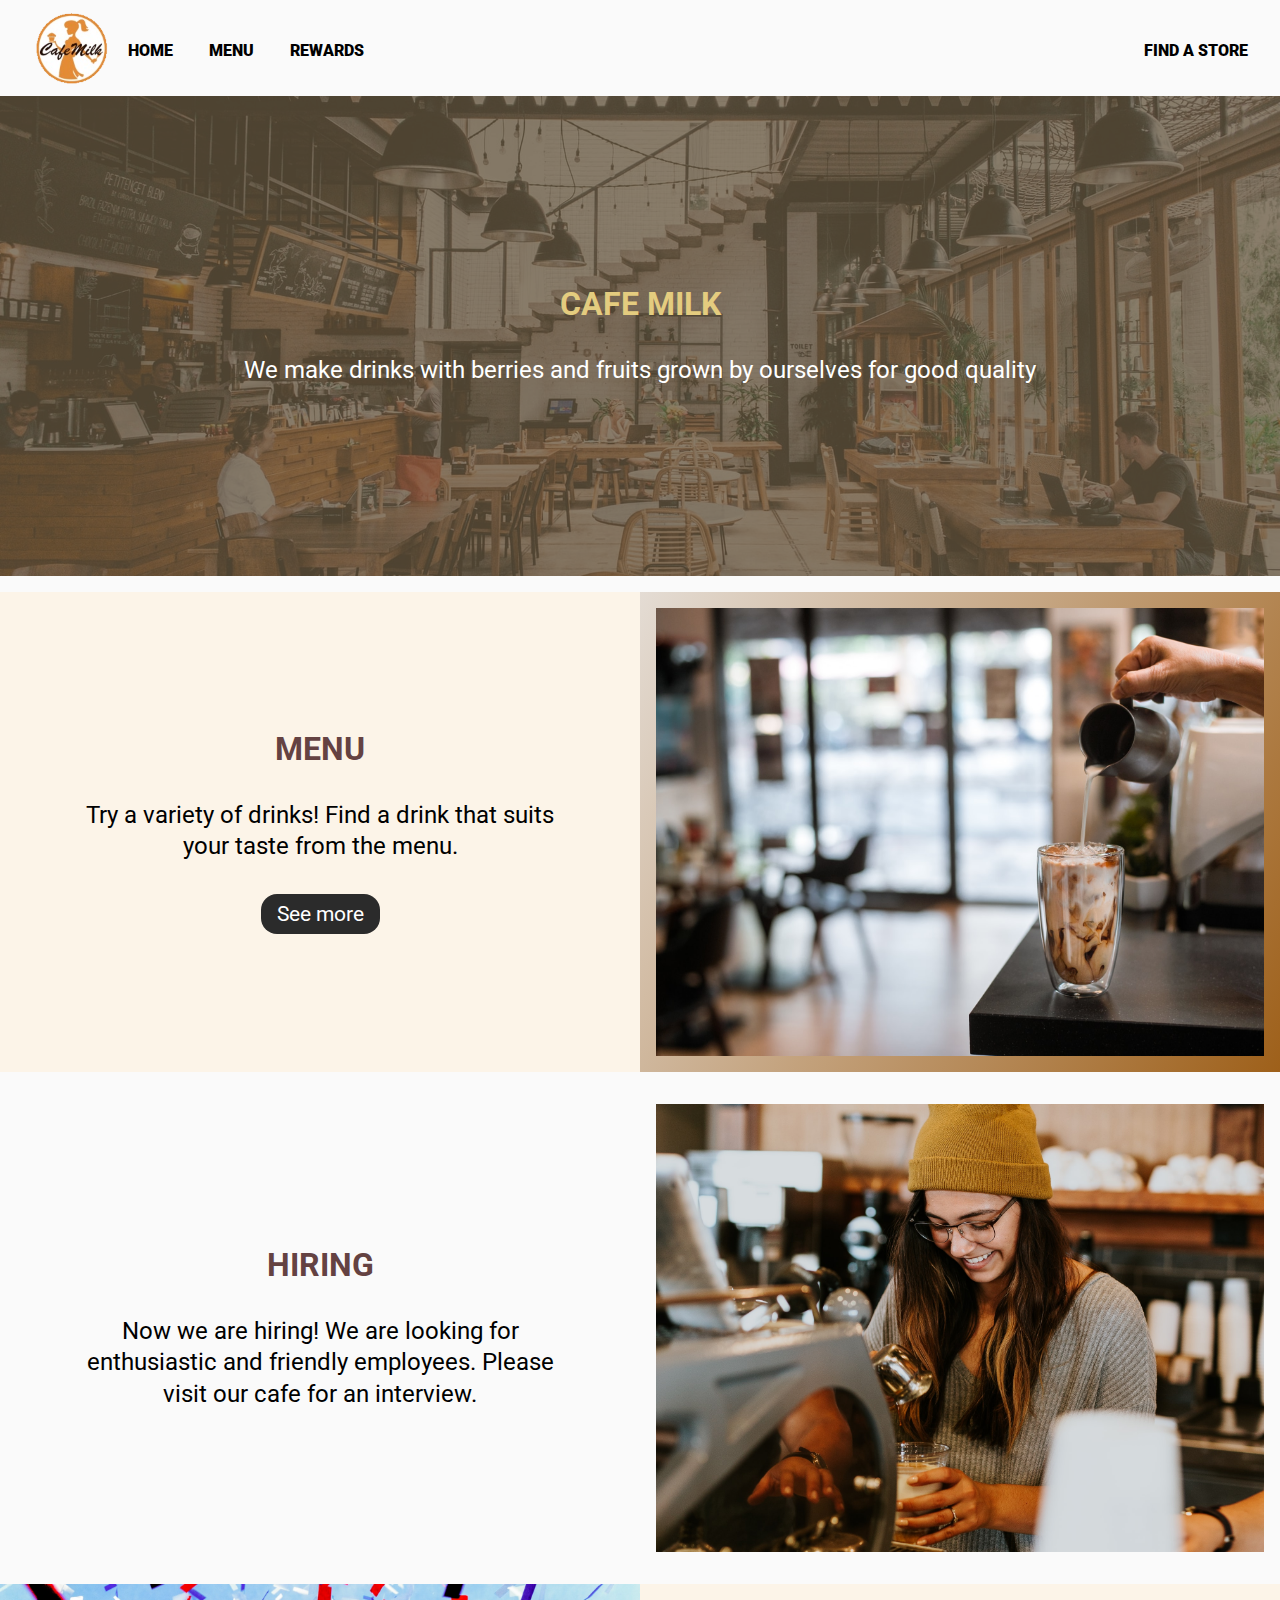
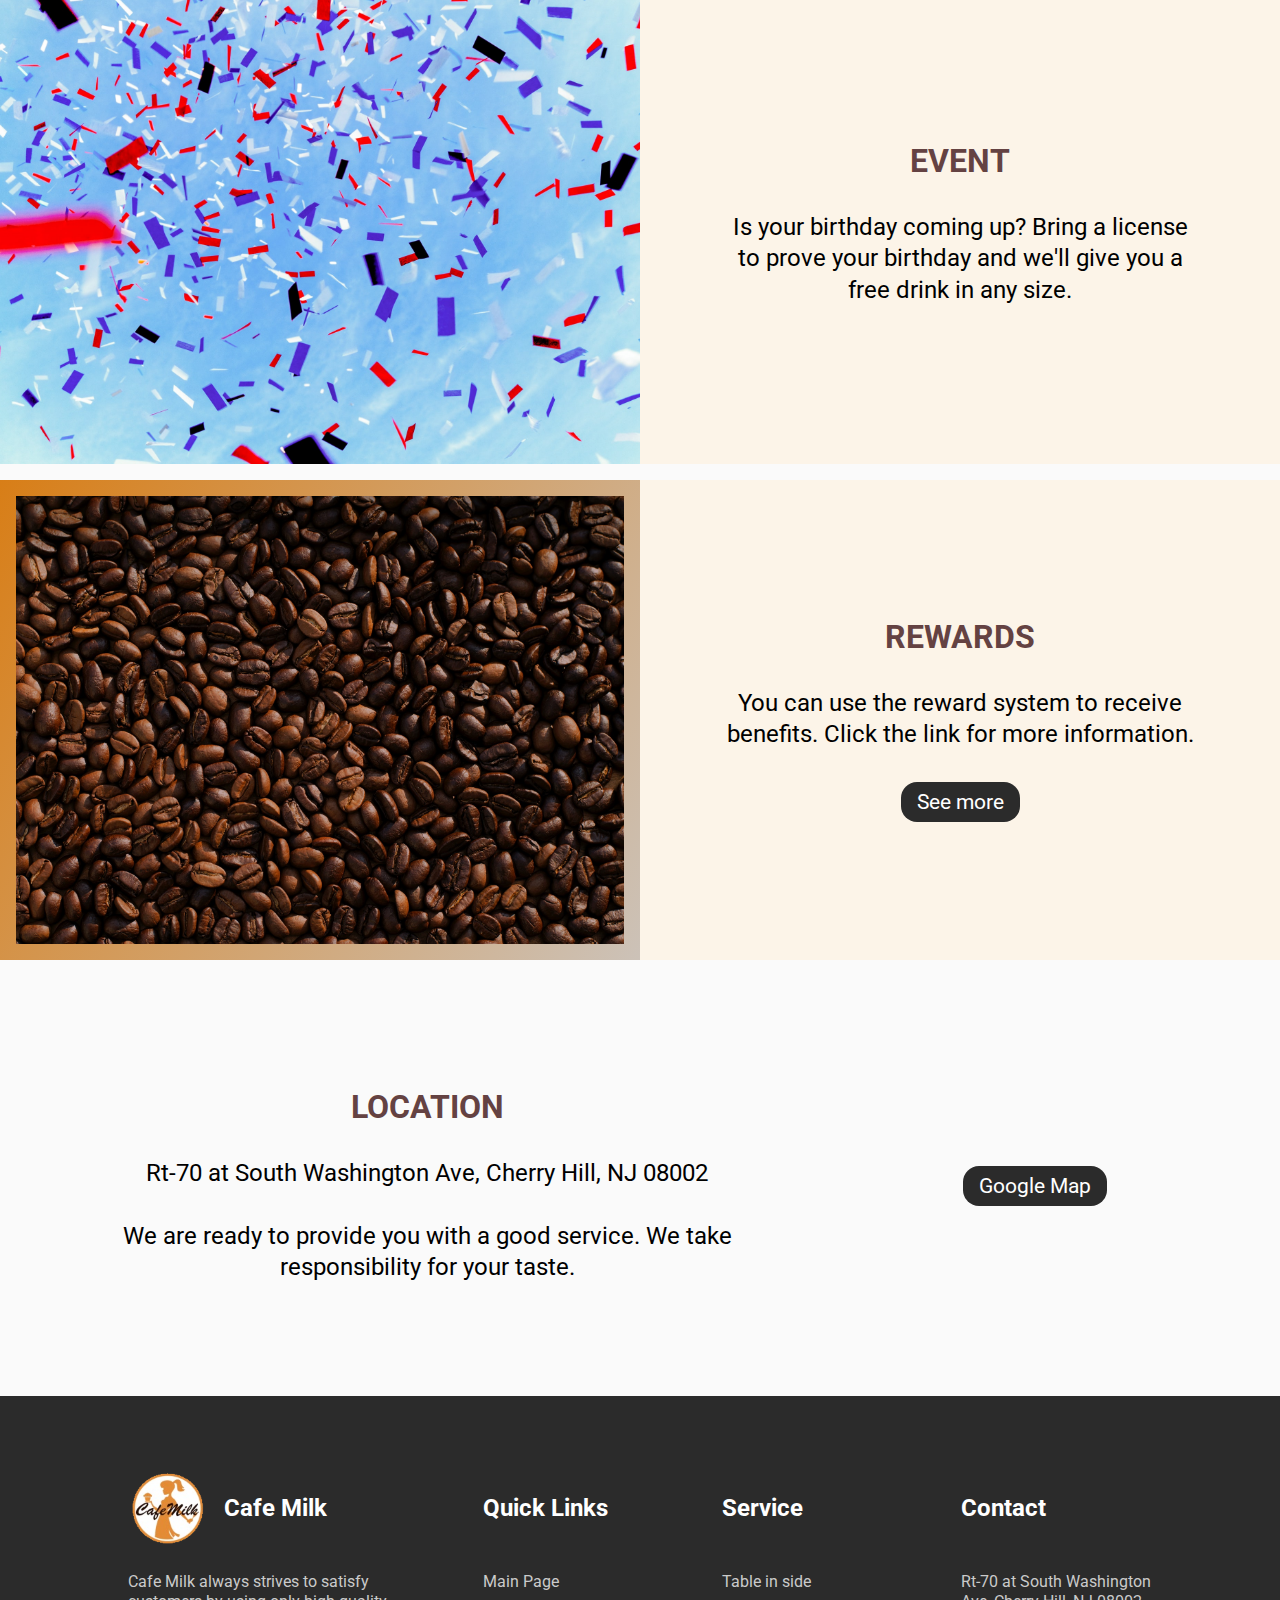
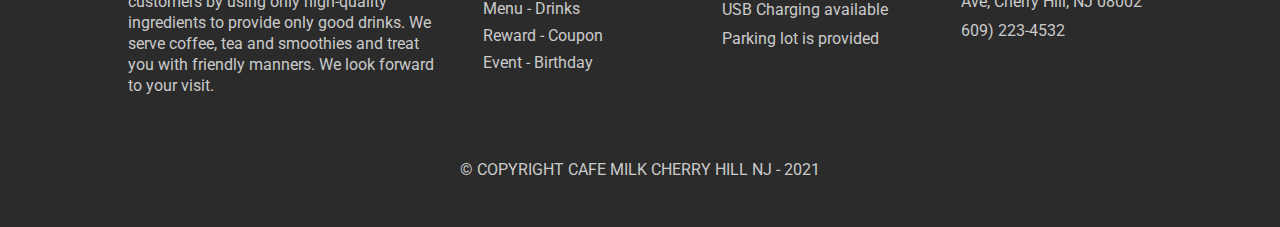
<file: index.html>
<!DOCTYPE html>
<html lang="en">

<head>
    <meta charset="UTF-8">
    <meta http-equiv="X-UA-Compatible" content="IE=edge">
    <meta name="viewport" content="width=device-width, initial-scale=1.0">
    <title>CafeMilk</title>
    <link rel="stylesheet" href="css/main.css">
</head>

<body>
    <header>
        <nav class="nav">
            <div class="content">
                <a href="index.html"><img class="logo" src="imgs/logo.png" alt=""></a>
                <div class="nav__links">
                    <ul>
                        <li><a href="#">HOME</a></li>
                        <li><a href="menu.html">MENU</a></li>
                        <li><a href="reward.html">REWARDS</a></li>
                    </ul>
                    <a href="https://goo.gl/maps/qboDSwF8auV7j1wt7">FIND A STORE</a>
                </div>
                <div class="nav__tab">
                    <div class="nav__tab-icon-box">
                        <div class="nav__tab-icon nav__tab-icon-0"></div>
                        <div class="nav__tab-icon nav__tab-icon-1"></div>
                        <div class="nav__tab-icon nav__tab-icon-2"></div>
                    </div>
                </div>
                <div class="nav__tab-open">
                    <div class="nav__tab-links">
                        <a href="#">HOME</a>
                        <a href="menu.html">MENU</a>
                        <a href="reward.html">REWARDS</a>
                    </div>
                    <a href="https://goo.gl/maps/qboDSwF8auV7j1wt7">FIND A STORE</a>
                </div>
                <span class="nav__tab-close"></span>
            </div>
        </nav>
    </header>

    <main>
        <!--------------------------- banner ------------------------->
        <section class="home__banner">
            <div class="content">
                <div class="home__image-box">
                    <div class="home__image">
                        <div class="home__text-box">
                            <h3>
                                CAFE MILK
                            </h3>
                            <p>
                                We make drinks with berries and fruits grown by ourselves for good quality
                            </p>
                        </div>
                    </div>
                </div>
            </div>
        </section>
        <!--------------------------- menu --------------------------->
        <section class="home__menu">
            <div class="content">
                <div class="home__image-box">
                    <div class="home__image"></div>
                </div>
                <div class="home__text-box">
                    <h3>
                        MENU
                    </h3>
                    <p>
                        Try a variety of drinks! Find a drink that suits your taste from the menu.
                    </p>
                    <a href="menu.html">
                        <div class="link-box">
                            See more
                        </div>
                    </a>
                </div>
            </div>
        </section>
        <!--------------------------- hireing ------------------------->
        <section class="home__hiring">
            <div class="content">
                <div class="home__image-box">
                    <div class="home__image"></div>
                </div>
                <div class="home__text-box">
                    <h3>
                        HIRING
                    </h3>
                    <p>
                        Now we are hiring! We are looking for enthusiastic and friendly employees. Please visit our cafe for an interview.
                    </p>
                </div>
            </div>
        </section>
        <!--------------------------- event --------------------------->
        <section class="home__event">
            <div class="content">
                <div class="home__image-box">
                    <div class="home__image"></div>
                </div>
                <div class="home__text-box">
                    <h3>
                        EVENT
                    </h3>
                    <p>
                        Is your birthday coming up? Bring a license to prove your birthday and we'll give you a free drink in any size.
                    </p>
                </div>
            </div>
        </section>
        <!-------------------------- reward ------------------------->
        <section class="home__reward">
            <div class="content">
                <div class="home__image-box">
                    <div class="home__image"></div>
                </div>
                <div class="home__text-box">
                    <h3>
                        REWARDS
                    </h3>
                    <p>
                        You can use the reward system to receive benefits. Click the link for more information.
                    </p>
                    <a href="reward.html">
                        <div class="link-box">
                            See more
                        </div>
                    </a>
                </div>
            </div>
        </section>
        <!------------------------- location ------------------------>
        <section class="home__location">
            <div class="content">
                <div class="home__text-box">
                    <h3>
                        LOCATION
                    </h3>
                    <p>
                        Rt-70 at South Washington Ave, Cherry Hill, NJ 08002
                    </p>
                    <p>
                        We are ready to provide you with a good service. We take responsibility for your taste.
                    </p>
                </div>
                <div>
                    <a href="https://goo.gl/maps/qboDSwF8auV7j1wt7">
                        <div class="link-box">Google Map</div>
                    </a>
                </div>
            </div>
        </section>
    </main>

    <footer class="footer">
        <div class="content">
            <section class="footer__box">
                <div class="footer__header">
                    <a href="index.html">
                        <div class="footer__image-box">
                            <div class="footer__image"></div>
                        </div>
                        <h4>Cafe Milk</h4>
                    </a>
                </div>
                <div class="footer__text-box">
                    <p>
                        Cafe Milk always strives to satisfy customers by using only high-quality ingredients to provide only good drinks. We serve coffee, tea and smoothies and treat you with friendly manners. We look forward to your visit.
                    </p>
                </div>
            </section>
            <section class="footer__box">
                <div class="footer__header">
                    <h4>Quick Links</h4>
                </div>
                <div class="footer__text-box">
                    <a href="index.html">Main Page</a>
                    <a href="menu.html">Menu - Drinks</a>
                    <a href="reward.html#coupon">Reward - Coupon</a>
                    <a href="reward.html#event">Event - Birthday</a>
                </div>
            </section>
            <section class="footer__box">
                <div class="footer__header">
                    <h4>Service</h4>
                </div>
                <div class="footer__text-box">
                    <p>Table in side</p>
                    <p>USB Charging available</p>
                    <p>Parking lot is provided</p>
                </div>
            </section>
            <section class="footer__box">
                <div class="footer__header">
                    <h4>Contact</h4>
                </div>
                <div class="footer__text-box">
                    <p>Rt-70 at South Washington Ave, Cherry Hill, NJ 08002</p>
                    <p>609) 223-4532</p>
                </div>
            </section>
        </div>
        <div class="copy-right">© COPYRIGHT CAFE MILK CHERRY HILL NJ - 2021</div>
    </footer>

    <script src="scripts/nav.js"></script>
</body>

</html>
</file>
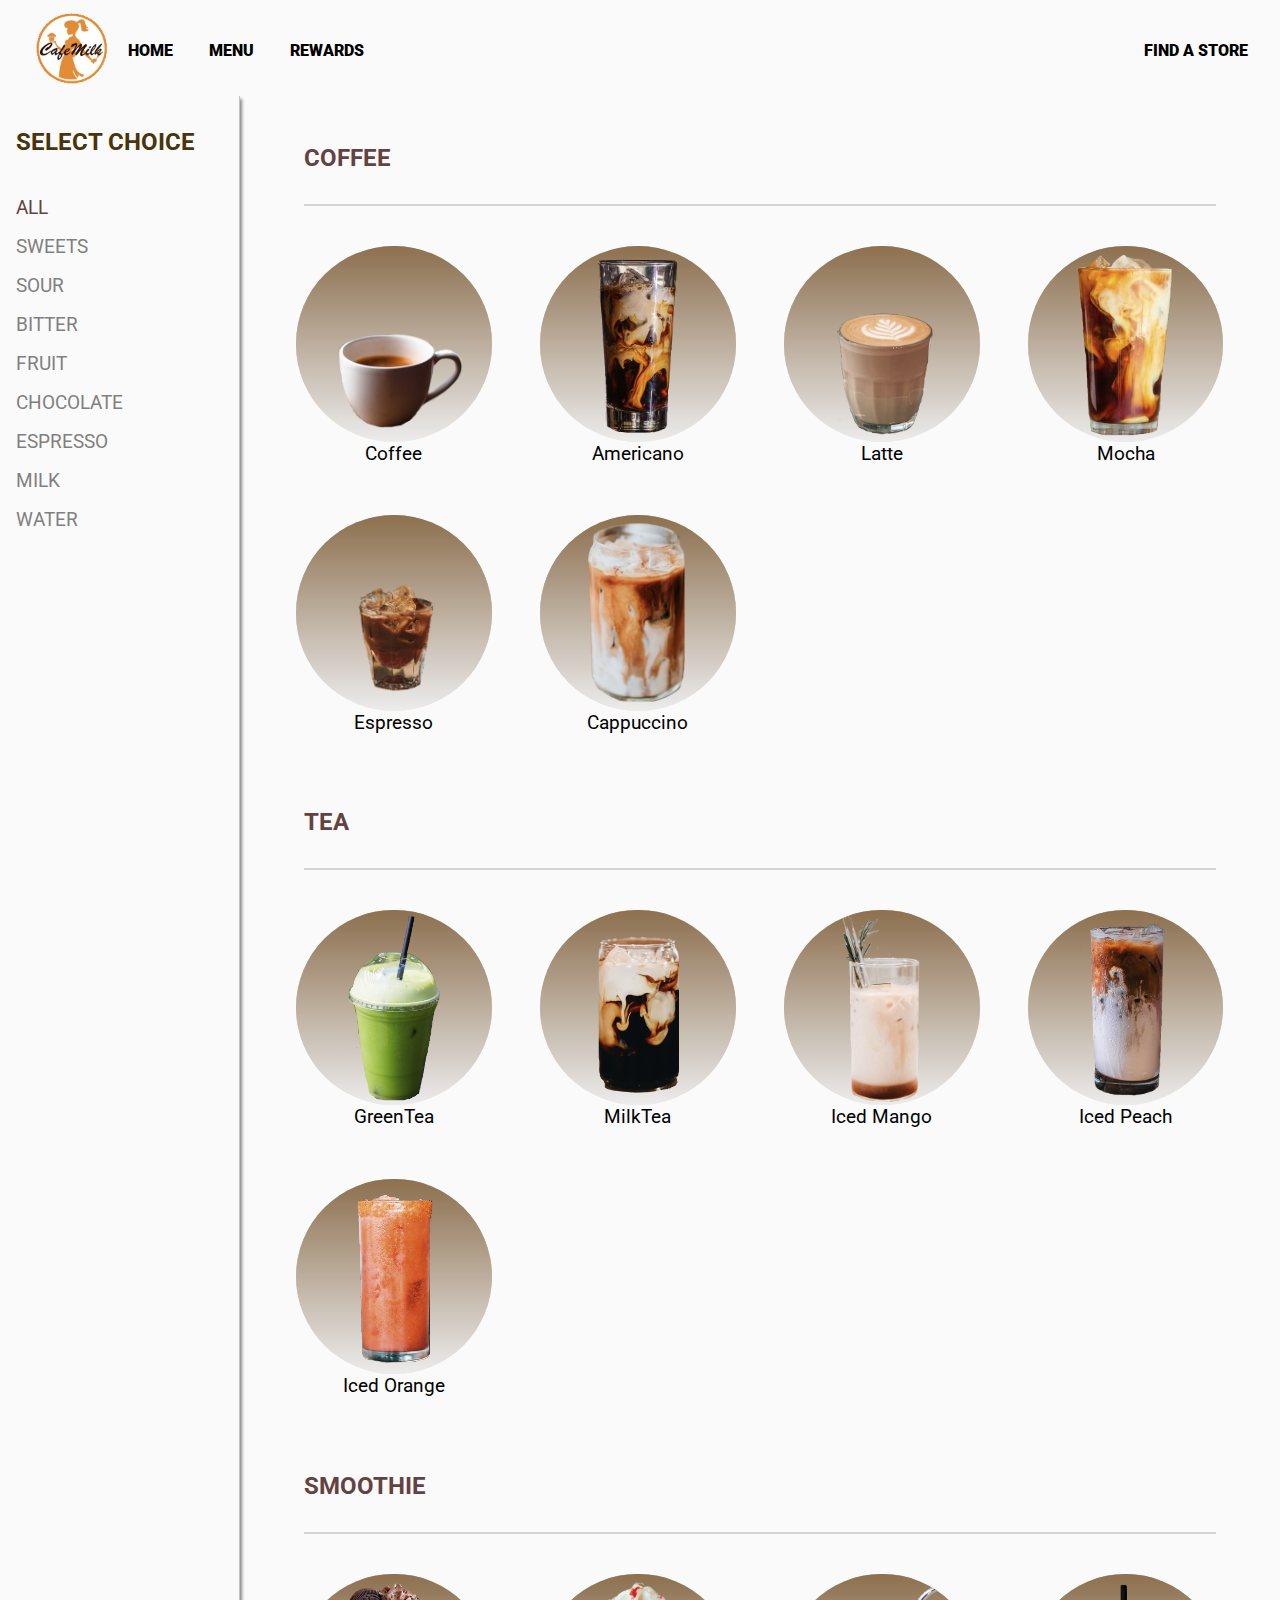
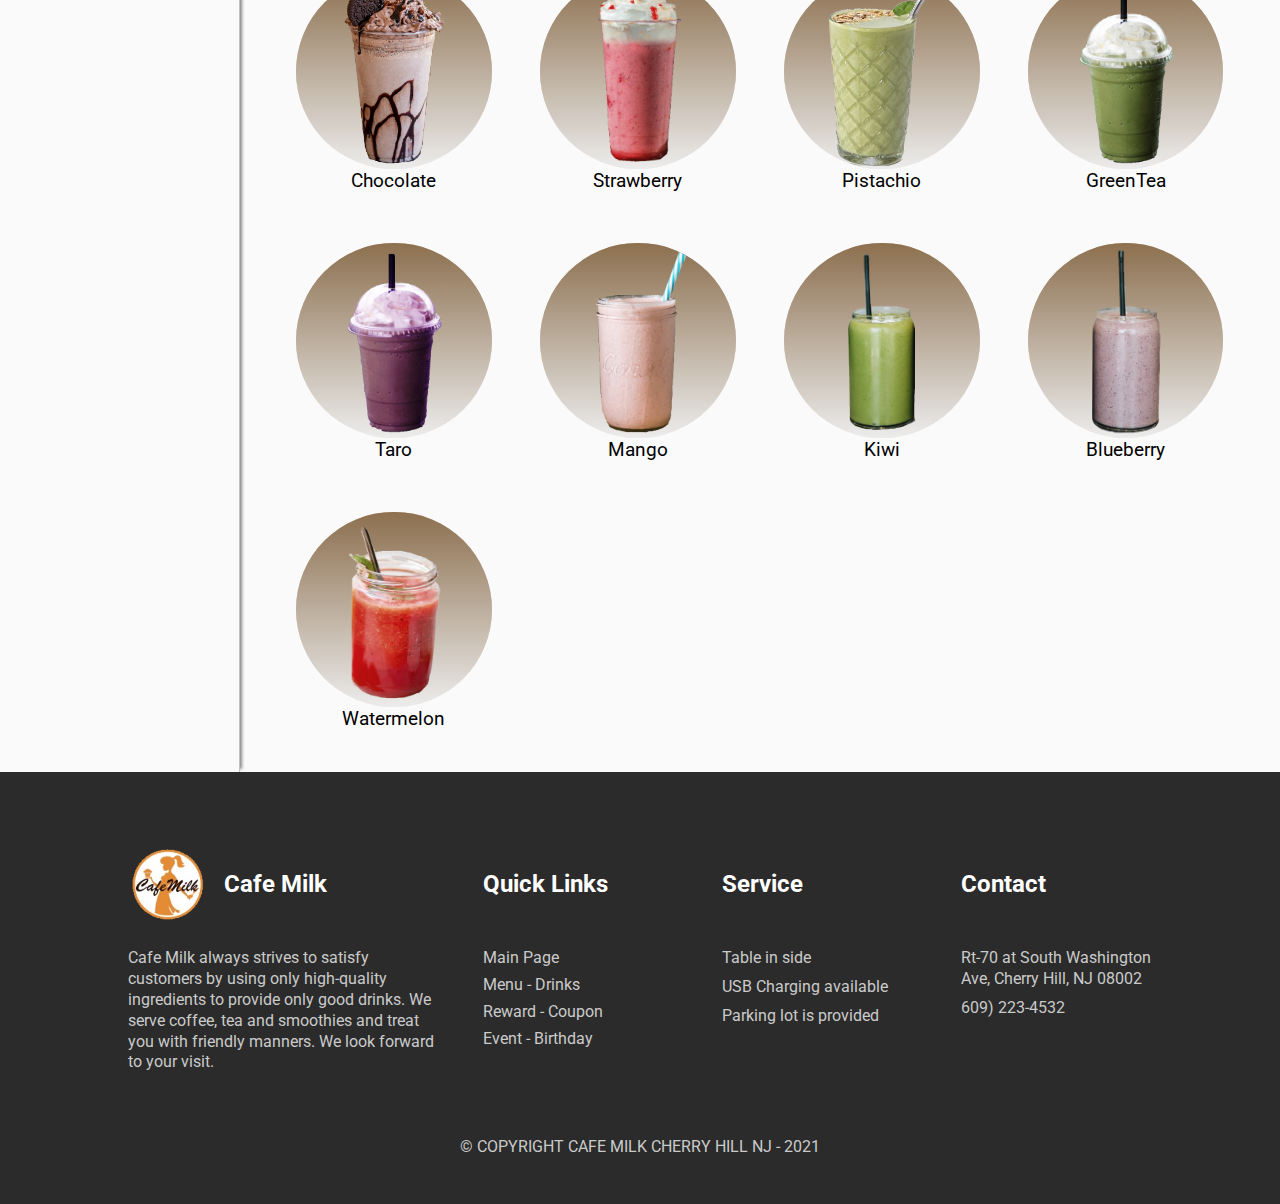
<file: menu.html>
<!DOCTYPE html>
<html lang="en">

<head>
    <meta charset="UTF-8">
    <meta http-equiv="X-UA-Compatible" content="IE=edge">
    <meta name="viewport" content="width=device-width, initial-scale=1.0">
    <title>CafeMilk</title>
    <link rel="stylesheet" href="css/main.css">
</head>

<body>
    <header>
        <nav class="nav">
            <div class="content">
                <a href="index.html"><img class="logo" src="imgs/logo.png" alt=""></a>
                <div class="nav__links">
                    <ul>
                        <li><a href="index.html">HOME</a></li>
                        <li><a href="#">MENU</a></li>
                        <li><a href="reward.html">REWARDS</a></li>
                    </ul>
                    <a href="https://goo.gl/maps/qboDSwF8auV7j1wt7">FIND A STORE</a>
                </div>
                <div class="nav__tab">
                    <div class="nav__tab-icon-box">
                        <div class="nav__tab-icon nav__tab-icon-0"></div>
                        <div class="nav__tab-icon nav__tab-icon-1"></div>
                        <div class="nav__tab-icon nav__tab-icon-2"></div>
                    </div>
                </div>
                <div class="nav__tab-open">
                    <div class="nav__tab-links">
                        <a href="index.html">HOME</a>
                        <a href="#">MENU</a>
                        <a href="reward.html">REWARDS</a>
                    </div>
                    <a href="https://goo.gl/maps/qboDSwF8auV7j1wt7">FIND A STORE</a>
                </div>
                <span class="nav__tab-close"></span>
            </div>
        </nav>
    </header>

    <div class="menu">
        <aside>
            <div class="menu__aside">
                <h2>
                    SELECT CHOICE
                </h2>
                <div class="content">
                    <div class="menu__option menu__aside-all">ALL</div>
                    <div class="menu__option menu__aside-sweets">SWEETS</div>
                    <div class="menu__option menu__aside-sour">SOUR</div>
                    <div class="menu__option menu__aside-bitter">BITTER</div>
                    <div class="menu__option menu__aside-fruit">FRUIT</div>
                    <div class="menu__option menu__aside-chocolate">CHOCOLATE</div>
                    <div class="menu__option menu__aside-espresso">ESPRESSO</div>
                    <div class="menu__option menu__aside-milk">MILK</div>
                    <div class="menu__option menu__aside-water">WATER</div>
                </div>
            </div>
        </aside>

        <main>
            <header>
                <div class="menu__header">
                    <div id="menu__header__image-box">
                        <div id="menu__header__image"></div>
                    </div>
                    <div class="menu__header__text-box">
                        <div class="menu__header__text">
                            <h4>Drink</h4>
                            <div id="menu__header__name"></div>
                        </div>
                        <div class="menu__header__text">
                            <h4>Calories</h4>
                            <div id="menu__header__calories"></div>
                        </div>
                        <div class="menu__header__text">
                            <h4>Price</h4>
                            <div id="menu__header__price"></div>
                        </div>
                        <div class="menu__header__text">
                            <h4>Description</h4>
                            <div id="menu__header__description"></div>
                        </div>
                    </div>
                    <div class="menu__close-box">
                        <div class="menu__close"></div>
                        <div class="menu__close"></div>
                    </div>
                </div>
            </header>

            <div class="menu__main">
                <div class="content">

                    <!------------------------------------ coffee ------------------------------------>
                    <h2>COFFEE</h2>
                    <div class="menu__item-bundle">
                        <div class="menu__item-box menu__all menu__bitter menu__water">
                            <div class="menu__item">
                                <div class="menu__item__image menu__item__image--18"></div>
                            </div>
                            <p class="name">Coffee</p>
                            <div class="calories" value="5"></div>
                            <div class="drink-text">
                                It is served by mixing coffee and hot/iced water. Start and end your day with coffee. If you would like it sweeter, please tell the staff.
                            </div>
                            <div class="price" value="$1.25"></div>
                        </div>
                        <div class="menu__item-box menu__all menu__bitter menu__espresso menu__water">
                            <div class="menu__item">
                                <div class="menu__item__image menu__item__image--9"></div>
                            </div>
                            <p class="name">Americano</p>
                            <div class="calories" value="15"></div>
                            <div class="drink-text">
                                It is served by mixing espresso and hot/iced water. If you have a busy day, how about taking a break while drinking an Americano?
                            </div>
                            <div class="price" value="$2.25"></div>
                        </div>
                        <div class="menu__item-box menu__all menu__sweets menu__espresso menu__milk">
                            <div class="menu__item">
                                <div class="menu__item__image menu__item__image--17"></div>
                            </div>
                            <p class="name">Latte</p>
                            <div class="calories" value="190"></div>
                            <div class="drink-text">
                                It is served by mixing espresso and steamed/iced milk with sugar. Enjoy the day calmly with a latte.
                            </div>
                            <div class="price" value="$3.25"></div>
                        </div>
                        <div class="menu__item-box menu__all menu__sweets menu__chocolate menu__espresso menu__milk">
                            <div class="menu__item">
                                <div class="menu__item__image menu__item__image--3"></div>
                            </div>
                            <p class="name">Mocha</p>
                            <div class="calories" value="370"></div>
                            <div class="drink-text">
                                It is served by mixing espresso, chocolate and steamed/iced milk. Enjoy the sweetness of espresso and chocolate.
                            </div>
                            <div class="price" value="$3.75"></div>
                        </div>
                        <div class="menu__item-box menu__all menu__bitter menu__espresso menu__water">
                            <div class="menu__item">
                                <div class="menu__item__image menu__item__image--19"></div>
                            </div>
                            <p class="name">Espresso</p>
                            <div class="calories" value="10"></div>
                            <div class="drink-text">
                                It is served by mixing solo espresso and a small cup of hot/iced water. Enjoy the bitter taste of traditional espresso.
                            </div>
                            <div class="price" value="$1.25"></div>
                        </div>
                        <div class="menu__item-box menu__all menu__sweets menu__espresso menu__milk">
                            <div class="menu__item">
                                <div class="menu__item__image menu__item__image--16"></div>
                            </div>
                            <p class="name">Cappuccino</p>
                            <div class="calories" value="190"></div>
                            <div class="drink-text">
                                It is served by mixing espresso and steamed/iced milk with sugar. The soft foam of the cappuccino will calm your mind.
                            </div>
                            <div class="price" value="$3.25"></div>
                        </div>
                    </div>

                    <!------------------------------------ tea ------------------------------------>
                    <h2>TEA</h2>
                    <div class="menu__item-bundle">
                        <div class="menu__item-box menu__all menu__sweets menu__milk">
                            <div class="menu__item">
                                <div class="menu__item__image menu__item__image--15"></div>
                            </div>
                            <p class="name">GreenTea</p>
                            <div class="calories" value="200"></div>
                            <div class="drink-text">
                                It is served by mixing GreenTea and steamed/iced milk. This is the drink most ordered by customers. It's a choice you won't regret.
                            </div>
                            <div class="price" value="$4.25"></div>
                        </div>
                        <div class="menu__item-box menu__all menu__sweets menu__water">
                            <div class="menu__item">
                                <div class="menu__item__image menu__item__image--21"></div>
                            </div>
                            <p class="name">MilkTea</p>
                            <div class="calories" value="145"></div>
                            <div class="drink-text">
                                It is served by mixing black tea and hot/iced water. If your day is boring, drink milk tea to solve your problems. If you would like it sweeter, please tell the staff.
                            </div>
                            <div class="price" value="$4.25"></div>
                        </div>
                        <div class="menu__item-box menu__all menu__sour menu__fruit menu__water">
                            <div class="menu__item">
                                <div class="menu__item__image menu__item__image--7"></div>
                            </div>
                            <p class="name">Iced Mango</p>
                            <div class="calories" value="180"></div>
                            <div class="drink-text">
                                It is served by mixing fresh mango and iced water. Do you like sour taste? Then you have chosen well.
                            </div>
                            <div class="price" value="$4.25"></div>
                        </div>
                        <div class="menu__item-box menu__all menu__sweets menu__milk">
                            <div class="menu__item">
                                <div class="menu__item__image menu__item__image--8"></div>
                            </div>
                            <p class="name">Iced Peach</p>
                            <div class="calories" value="70"></div>
                            <div class="drink-text">
                                It is served by mixing fresh peach and iced water. Feel the unique aroma and taste that only peaches can produce.
                            </div>
                            <div class="price" value="$4.25"></div>
                        </div>
                        <div class="menu__item-box menu__all menu__sour menu__fruit menu__water">
                            <div class="menu__item">
                                <div class="menu__item__image menu__item__image--14"></div>
                            </div>
                            <p class="name">Iced Orange</p>
                            <div class="calories" value="110"></div>
                            <div class="drink-text">
                                It is served by mixing fresh orange and iced water. A sour orange is always right. We recommend it to anyone who likes sour taste.
                            </div>
                            <div class="price" value="$4.25"></div>
                        </div>
                    </div>

                    <!------------------------------------ smoothie ------------------------------------>
                    <h2>SMOOTHIE</h2>
                    <div class="menu__item-bundle">
                        <div class="menu__item-box menu__all menu__sweets menu__chocolate menu__milk">
                            <div class="menu__item">
                                <div class="menu__item__image menu__item__image--13"></div>
                            </div>
                            <p class="name">Chocolate</p>
                            <div class="calories" value="480"></div>
                            <div class="drink-text">
                                It is served by mixing sweet chocolate and iced milk. Enjoy the sweetness of chocolate. Don't worry, it's moderately sweet.
                            </div>
                            <div class="price" value="$4.50"></div>
                        </div>
                        <div class="menu__item-box menu__all menu__sweets menu__fruit menu__water">
                            <div class="menu__item">
                                <div class="menu__item__image menu__item__image--1"></div>
                            </div>
                            <p class="name">Strawberry</p>
                            <div class="calories" value="380"></div>
                            <div class="drink-text">
                                It is served by mixing fresh strawberry and iced water. Are you looking for something refreshing and sweet? We have a strawberry smoothie.
                            </div>
                            <div class="price" value="$4.50"></div>
                        </div>
                        <div class="menu__item-box menu__all menu__sweets menu__fruit menu__milk">
                            <div class="menu__item">
                                <div class="menu__item__image menu__item__image--4"></div>
                            </div>
                            <p class="name">Pistachio</p>
                            <div class="calories" value="420"></div>
                            <div class="drink-text">
                                It is served by mixing chopped nuts and iced milk. We cut it into small pieces and made our own powder, so you can taste the good quality.
                            </div>
                            <div class="price" value="$4.50"></div>
                        </div>
                        <div class="menu__item-box menu__all menu__sweets menu__milk">
                            <div class="menu__item">
                                <div class="menu__item__image menu__item__image--2"></div>
                            </div>
                            <p class="name">GreenTea</p>
                            <div class="calories" value="420"></div>
                            <div class="drink-text">
                                It is served by mixing GreenTea and iced milk. Green tea smoothie loved by our customers the most.
                            </div>
                            <div class="price" value="$4.50"></div>
                        </div>
                        <div class="menu__item-box menu__all menu__sweets menu__milk">
                            <div class="menu__item">
                                <div class="menu__item__image menu__item__image--24"></div>
                            </div>
                            <p class="name">Taro</p>
                            <div class="calories" value="420"></div>
                            <div class="drink-text">
                                It is served by mixing taro and iced milk. It's not a familiar name, so you haven't tried tarot yet? Taro can be called the origin of smoothies. Try it today.
                            </div>
                            <div class="price" value="$4.50"></div>
                        </div>
                        <div class="menu__item-box menu__all menu__sweets menu__fruit menu__water">
                            <div class="menu__item">
                                <div class="menu__item__image menu__item__image--5"></div>
                            </div>
                            <p class="name">Mango</p>
                            <div class="calories" value="320"></div>
                            <div class="drink-text">
                                It is served by mixing fresh mango and iced water. Mango won't make you regret it. Make wise choices.
                            </div>
                            <div class="price" value="$4.50"></div>
                        </div>
                        <div class="menu__item-box menu__all menu__sour menu__fruit menu__water">
                            <div class="menu__item">
                                <div class="menu__item__image menu__item__image--11"></div>
                            </div>
                            <p class="name">Kiwi</p>
                            <div class="calories" value="300"></div>
                            <div class="drink-text">
                                It is served by mixing fresh kiwi and iced water. Isn't kiwi the representative of sour taste among fruits? Recommended for those who like sour taste.
                            </div>
                            <div class="price" value="$4.50"></div>
                        </div>
                        <div class="menu__item-box menu__all menu__sour menu__fruit menu__water">
                            <div class="menu__item">
                                <div class="menu__item__image menu__item__image--12"></div>
                            </div>
                            <p class="name">Blueberry</p>
                            <div class="calories" value="340"></div>
                            <div class="drink-text">
                                It is served by mixing fresh blueberry and iced water. We grind our own blueberries instead of powder to ensure better aroma and taste.
                            </div>
                            <div class="price" value="$4.50"></div>
                        </div>
                        <div class="menu__item-box menu__all menu__sour menu__fruit menu__water">
                            <div class="menu__item">
                                <div class="menu__item__image menu__item__image--22"></div>
                            </div>
                            <p class="name">Watermelon</p>
                            <div class="calories" value="350"></div>
                            <div class="drink-text">
                                It is served by mixing fresh watermelon and iced water. How about a refreshing day with watermelon? Spend the day with a moderate sweetness and refreshing taste.
                            </div>
                            <div class="price" value="$4.50"></div>
                        </div>
                    </div>
                </div>
            </div>
        </main>
    </div>

    <footer class="footer">
        <div class="content">
            <div class="footer__box">
                <div class="footer__header">
                    <a href="index.html">
                        <div class="footer__image-box">
                            <div class="footer__image"></div>
                        </div>
                        <h4>Cafe Milk</h4>
                    </a>
                </div>
                <div class="footer__text-box">
                    <p>
                        Cafe Milk always strives to satisfy customers by using only high-quality ingredients to provide only good drinks. We serve coffee, tea and smoothies and treat you with friendly manners. We look forward to your visit.
                    </p>
                </div>
            </div>
            <div class="footer__box">
                <div class="footer__header">
                    <h4>Quick Links</h4>
                </div>
                <div class="footer__text-box">
                    <a href="index.html">Main Page</a>
                    <a href="menu.html">Menu - Drinks</a>
                    <a href="reward.html#coupon">Reward - Coupon</a>
                    <a href="reward.html#event">Event - Birthday</a>
                </div>
            </div>
            <div class="footer__box">
                <div class="footer__header">
                    <h4>Service</h4>
                </div>
                <div class="footer__text-box">
                    <p>Table in side</p>
                    <p>USB Charging available</p>
                    <p>Parking lot is provided</p>
                </div>
            </div>
            <div class="footer__box">
                <div class="footer__header">
                    <h4>Contact</h4>
                </div>
                <div class="footer__text-box">
                    <p>Rt-70 at South Washington Ave, Cherry Hill, NJ 08002</p>
                    <p>609) 223-4532</p>
                </div>
            </div>
        </div>
        <div class="copy-right">© COPYRIGHT CAFE MILK CHERRY HILL NJ - 2021</div>
    </footer>

    <script src="scripts/nav.js"></script>
    <script src="scripts/menu.js"></script>
</body>

</html>
</file>
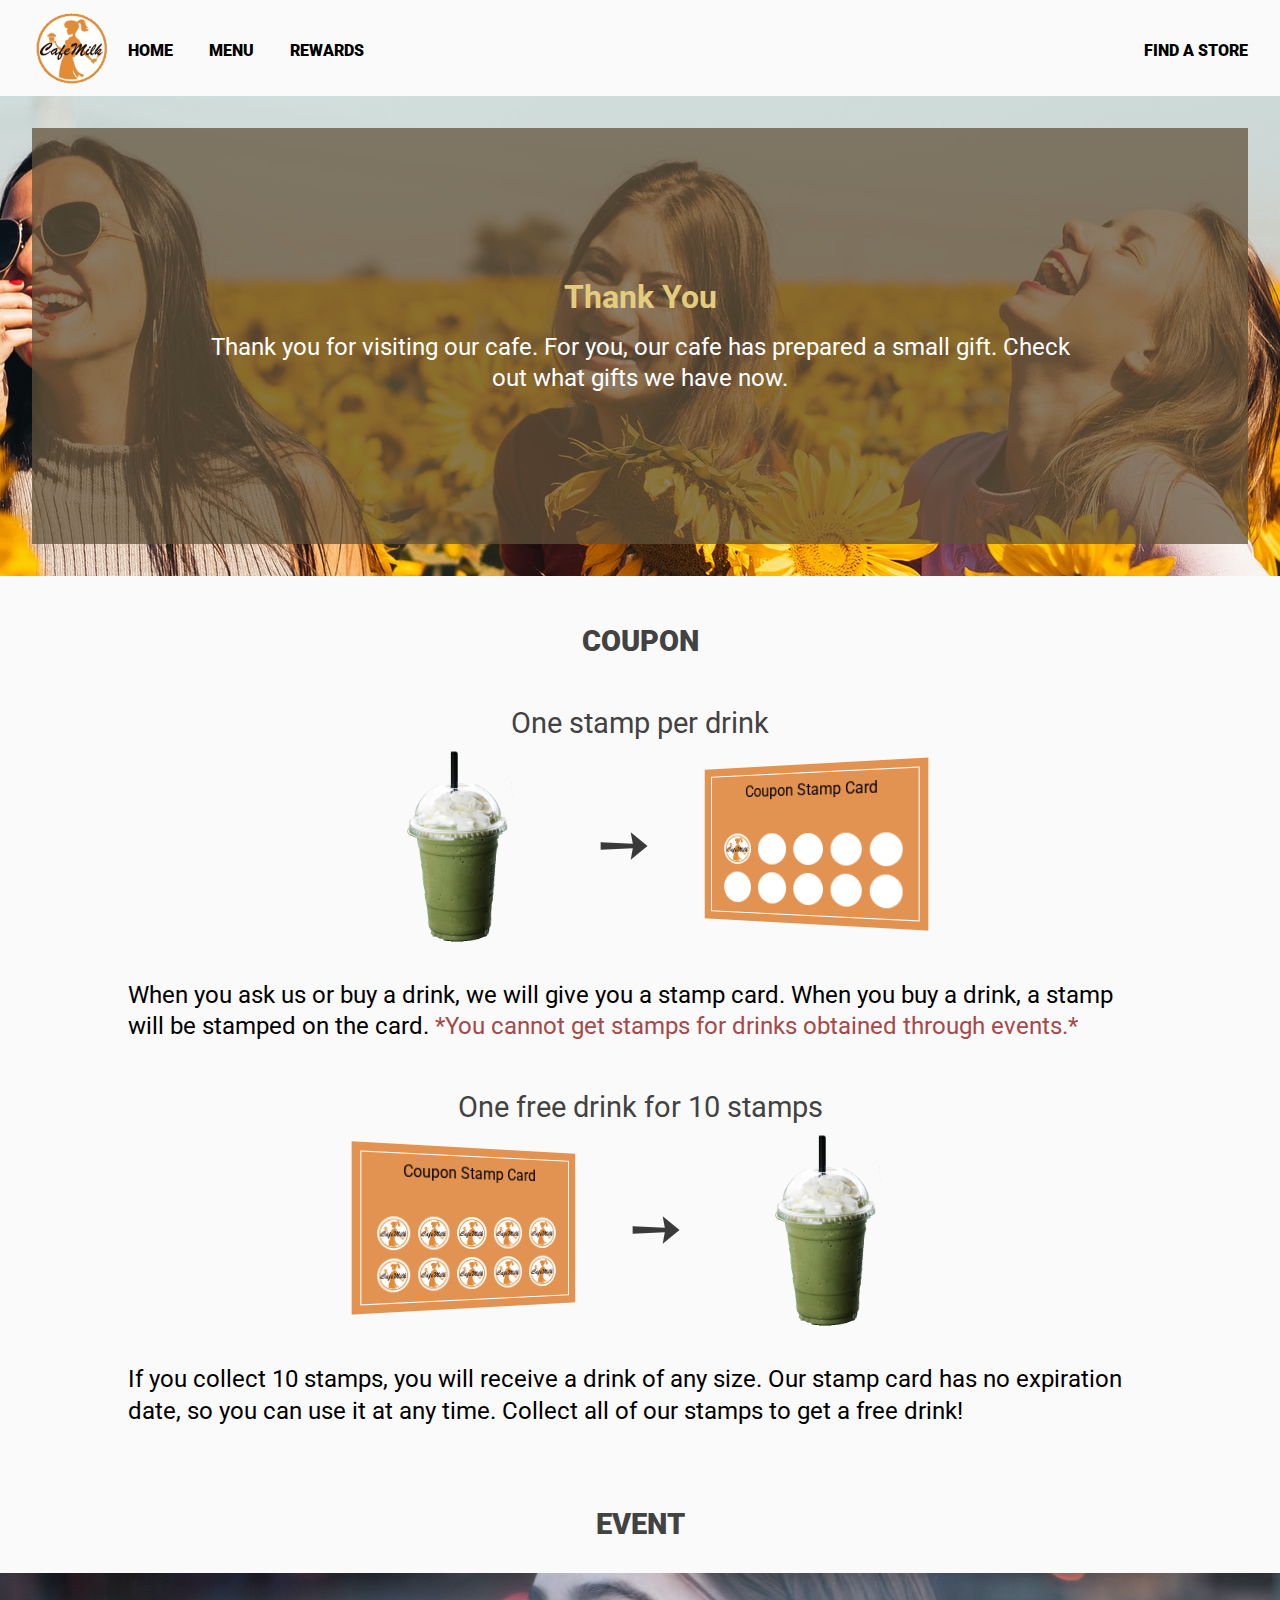
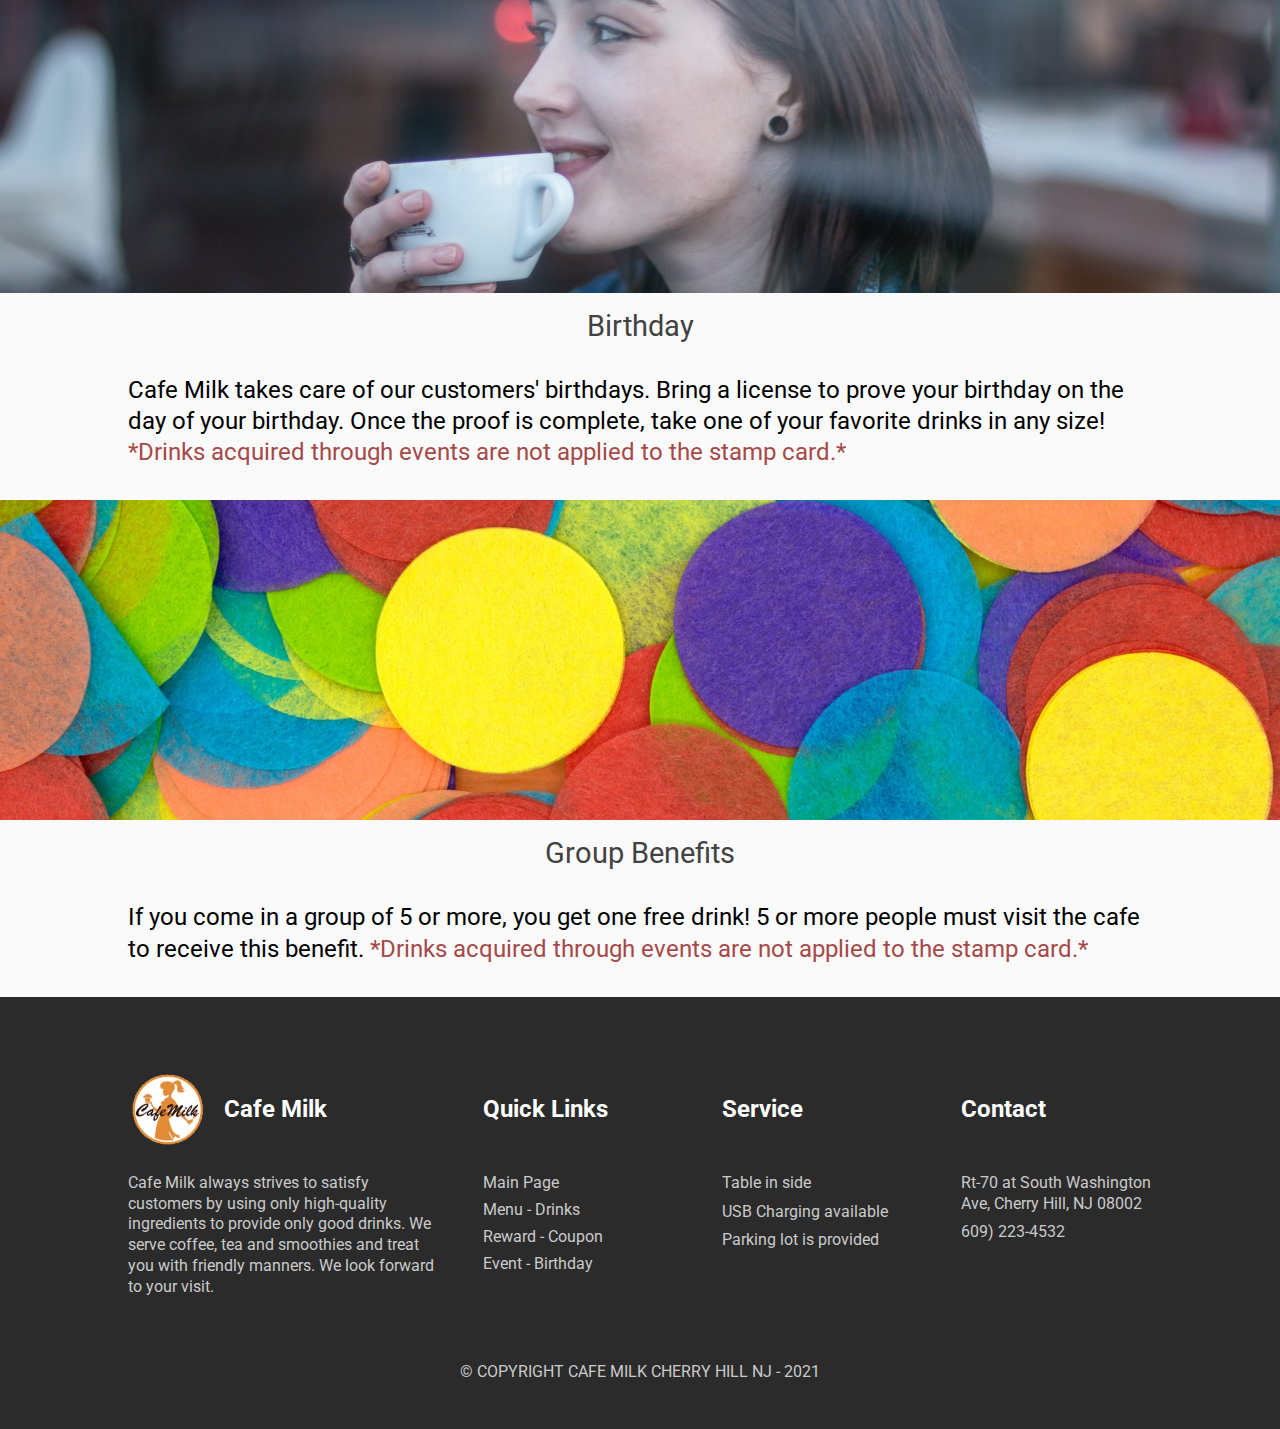
<file: reward.html>
<!DOCTYPE html>
<html lang="en">

<head>
    <meta charset="UTF-8">
    <meta http-equiv="X-UA-Compatible" content="IE=edge">
    <meta name="viewport" content="width=device-width, initial-scale=1.0">
    <title>CafeMilk</title>
    <link rel="stylesheet" href="css/main.css">
</head>

<body>
    <header>
        <nav class="nav">
            <div class="content">
                <a href="index.html"><img class="logo" src="imgs/logo.png" alt=""></a>
                <div class="nav__links">
                    <ul>
                        <li><a href="index.html">HOME</a></li>
                        <li><a href="menu.html">MENU</a></li>
                        <li><a href="#">REWARDS</a></li>
                    </ul>
                    <a href="https://goo.gl/maps/qboDSwF8auV7j1wt7">FIND A STORE</a>
                </div>
                <div class="nav__tab">
                    <div class="nav__tab-icon-box">
                        <div class="nav__tab-icon nav__tab-icon-0"></div>
                        <div class="nav__tab-icon nav__tab-icon-1"></div>
                        <div class="nav__tab-icon nav__tab-icon-2"></div>
                    </div>
                </div>
                <div class="nav__tab-open">
                    <div class="nav__tab-links">
                        <a href="index.html">HOME</a>
                        <a href="menu.html">MENU</a>
                        <a href="#">REWARDS</a>
                    </div>
                    <a href="https://goo.gl/maps/qboDSwF8auV7j1wt7">FIND A STORE</a>
                </div>
                <span class="nav__tab-close"></span>
            </div>
        </nav>
    </header>

    <main class="reward">
        <!------------------------------------ banner -------------------------------------->
        <section class="reward__banner">
            <div class="content">
                <div class="reward__image-box">
                    <div class="reward__image">
                        <div class="reward__banner-text-box">
                            <h3>
                                Thank You
                            </h3>
                            <p>
                                Thank you for visiting our cafe. For you, our cafe has prepared a small gift. Check out what gifts we have now.
                            </p>
                        </div>
                    </div>
                </div>
            </div>
        </section>

        <!-------------------------------------- coupon -------------------------------------->
        <section class="reward__coupon" id="coupon">
            <div class="content">
                <div class="reward__title">COUPON</div>
                <div class="reward__topic">One stamp per drink</div>
                <div class="reward__coupon-box">
                    <div class="reward__drink"></div>
                    <div class="reward__arrow">&#10137;</div>
                    <div class="reward__card">
                        <p>Coupon Stamp Card</p>
                        <p></p>
                        <div class="reward__card-grid">
                            <span></span>
                            <span></span>
                            <span></span>
                            <span></span>
                            <span></span>
                            <span></span>
                            <span></span>
                            <span></span>
                            <span></span>
                            <span></span>
                        </div>
                    </div>
                </div>
                <div class="reward__text-box">
                    <p>
                        When you ask us or buy a drink, we will give you a stamp card. When you buy a drink, a stamp will be stamped on the card.
                        <span>*You cannot get stamps for drinks obtained through events.*</span>
                    </p>
                </div>
                <div class="reward__topic">One free drink for 10 stamps</div>
                <div class="reward__coupon-box reward__coupon-box--2">
                    <div class="reward__drink"></div>
                    <div class="reward__arrow">&#10137;</div>
                    <div class="reward__card">
                        <p>Coupon Stamp Card</p>
                        <p></p>
                        <div class="reward__card-grid">
                            <span></span>
                            <span></span>
                            <span></span>
                            <span></span>
                            <span></span>
                            <span></span>
                            <span></span>
                            <span></span>
                            <span></span>
                            <span></span>
                        </div>
                    </div>
                </div>
                <div class="reward__text-box">
                    <p>
                        If you collect 10 stamps, you will receive a drink of any size. Our stamp card has no expiration date, so you can use it at any time. Collect all of our stamps to get a free drink!
                    </p>
                </div>
            </div>
        </section>

        <!-------------------------------------- event -------------------------------------->
        <section class="reward__event" id="event">
            <div class="content">
                <div class="reward__title">EVENT</div>
                <div class="reward__image-box"></div>
                <div class="reward__topic">Birthday</div>
                <div class="reward__text-box">
                    <p>
                        Cafe Milk takes care of our customers' birthdays. Bring a license to prove your birthday on the day of your birthday. Once the proof is complete, take one of your favorite drinks in any size!
                        <span>*Drinks acquired through events are not applied to the stamp card.*</span>
                    </p>
                </div>
                <div class="reward__image-box"></div>
                <div class="reward__topic">Group Benefits</div>
                <div class="reward__text-box">
                    <p>
                        If you come in a group of 5 or more, you get one free drink! 5 or more people must visit the cafe to receive this benefit.
                        <span>*Drinks acquired through events are not applied to the stamp card.*</span>
                    </p>
                </div>
            </div>
        </section>
    </main>

    <footer class="footer">
        <div class="content">
            <div class="footer__box">
                <div class="footer__header">
                    <a href="index.html">
                        <div class="footer__image-box">
                            <div class="footer__image"></div>
                        </div>
                        <h4>Cafe Milk</h4>
                    </a>
                </div>
                <div class="footer__text-box">
                    <p>
                        Cafe Milk always strives to satisfy customers by using only high-quality ingredients to provide only good drinks. We serve coffee, tea and smoothies and treat you with friendly manners. We look forward to your visit.
                    </p>
                </div>
            </div>
            <div class="footer__box">
                <div class="footer__header">
                    <h4>Quick Links</h4>
                </div>
                <div class="footer__text-box">
                    <a href="index.html">Main Page</a>
                    <a href="menu.html">Menu - Drinks</a>
                    <a href="reward.html#coupon">Reward - Coupon</a>
                    <a href="reward.html#event">Event - Birthday</a>
                </div>
            </div>
            <div class="footer__box">
                <div class="footer__header">
                    <h4>Service</h4>
                </div>
                <div class="footer__text-box">
                    <p>Table in side</p>
                    <p>USB Charging available</p>
                    <p>Parking lot is provided</p>
                </div>
            </div>
            <div class="footer__box">
                <div class="footer__header">
                    <h4>Contact</h4>
                </div>
                <div class="footer__text-box">
                    <p>Rt-70 at South Washington Ave, Cherry Hill, NJ 08002</p>
                    <p>609) 223-4532</p>
                </div>
            </div>
        </div>
        <div class="copy-right">© COPYRIGHT CAFE MILK CHERRY HILL NJ - 2021</div>
    </footer>

    <script src="scripts/nav.js"></script>
</body>

</html>
</file>
<file: css/main.css>
@import url("https://fonts.googleapis.com/css2?family=Roboto&display=swap");

/* global css styling */

*,
*::after,
*::before {
    box-sizing: border-box;
    margin: 0;
    padding: 0;
    list-style: none;
    color: black;
    text-decoration: none;
    -webkit-tap-highlight-color: transparent;
    font-family: "Roboto", sans-serif;
}

body {
    background-color: rgb(250, 250, 250);
}

a {
    -webkit-tap-highlight-color: transparent;
}

h3 {
    color: rgb(100, 66, 66);
    font-size: 2em;
}

p {
    font-size: 1.5em;
    line-height: 1.3em;
}

.content {
    display: flex;
    max-width: 80rem;
    margin: 0 auto;
    flex-wrap: wrap;
}

main {
    display: flex;
    flex-direction: column;
    gap: 1rem;
}

.footer {
    background-color: rgb(43, 43, 43);
    display: flex;
    flex-direction: column;
    padding: 3rem 8em;
    gap: 4em;
    margin: auto;
}

.footer .content {
    gap: 3rem;
}

.footer p,
.footer a,
.copy-right {
    font-size: 1rem;
    color: rgb(202, 202, 202);
}

.copy-right {
    text-align: center;
}

.footer__box {
    display: flex;
    flex-direction: column;
    flex: 1 1 10%;
}

.footer__box:nth-child(1) {
    flex: 0 1 30%;
}

.footer__header a {
    display: flex;
    gap: 1rem;
}

.footer__image-box {
    display: flex;
    align-items: center;
}

.footer__image {
    background-image: url(../imgs/logo.png);
    width: 5em;
    height: 5em;
    background-size: cover;
}

.footer__text-box {
    display: flex;
    flex-direction: column;
    gap: 0.5rem;
}

.footer__header {
    display: flex;
    height: 8rem;
}

.footer h4 {
    font-size: 1.5rem;
    margin: auto 0;
    color: white;
}


/* navbar styling starts here */

.nav {
    display: flex;
    z-index: 999;
    max-width: 84rem;
    margin: 0 auto;
    overflow: hidden;
}

.nav .content {
    width: 100%;
    height: 6rem;
    padding: 0.5rem 2rem;
    font-weight: 900;
    z-index: 998;
}

.nav img {
    width: 5rem;
    height: 5rem;
}

.nav__links {
    display: flex;
    align-items: center;
    justify-content: space-between;
    flex-grow: 1;
}

.nav .nav__links li {
    display: inline-block;
    padding: 1rem;
}

.nav a:hover {
    color: rgb(194, 140, 95);
}

.nav__tab {
    display: none;
    cursor: pointer;
    padding: 0.5rem;
    border-radius: 50%;
    height: 2.5rem;
    width: 2.5rem;
}

.nav__tab:hover {
    background-color: rgb(196, 196, 196);
}

.nav__tab-icon-box {
    position: relative;
    width: 100%;
    height: 80%;
    margin: auto;
}

.nav__tab-icon {
    position: absolute;
    left: 0;
    right: 0;
    background-color: rgb(99, 99, 99);
    border-radius: 1rem;
    height: 0.25rem;
    transition-property: top, transform;
    transition-duration: 0.5s;
}

.nav__tab-icon-0 {
    top: 0;
}

.nav__tab-icon-1 {
    top: 50%;
    transform: translateY(-50%);
}

.nav__tab-icon-2 {
    top: 100%;
    transform: translateY(-100%);
}

.nav__tab--0 {
    top: 50%;
    transform: translateY(-50%) rotate(225deg);
}

.nav__tab--1 {
    top: 50%;
    transform: translateY(-50%) rotate(-225deg);
}

.nav__tab--2 {
    top: 50%;
    transform: translateY(-50%) rotate(-225deg);
}

.nav__tab-open {
    position: fixed;
    display: flex;
    top: 6rem;
    right: -100%;
    height: 100vh;
    background-color: white;
    flex-direction: column;
    width: 80%;
    z-index: -1;
    border-top: 1px solid rgb(184, 184, 184);
    border-left: 1px solid rgb(184, 184, 184);
    padding: 0 2rem;
    transition-property: right;
    transition-duration: 0.3s;
}

.nav__tab-open a {
    padding: 2rem;
}

.nav__tab-links {
    display: flex;
    flex-direction: column;
    border-bottom: 1px solid rgb(170, 170, 170);
}

.nav__tab-close {
    position: fixed;
    display: none;
    left: 0;
    top: 6rem;
    right: 0;
    bottom: 0;
    background-color: rgba(0, 0, 0, 0.521);
    z-index: -2;
}

.nav__tab-open--active {
    right: 0;
}

.display-block {
    display: block;
}


/* prevent scrolling when the nav tab is actived */

.prevent-scrolling {
    height: 100%;
    overflow: hidden;
}


/* home styling starts here */

.home__image-box {
    flex: 1 1 40%;
    width: 100%;
    height: 30rem;
    padding: 1rem;
    margin: auto;
}

.home__image {
    height: 100%;
    background-position: center;
    background-size: cover;
    background-repeat: no-repeat;
}

.home__text-box {
    flex: 1 1 40%;
    display: flex;
    align-items: center;
    justify-content: center;
    flex-direction: column;
    gap: 2em;
    padding: 2rem 5rem;
    text-align: center;
    background-color: rgb(252, 244, 232);
}

.link-box {
    font-size: 1.3em;
    padding: 0.5rem 1rem;
    background-color: rgb(43, 43, 43);
    color: white;
    border-radius: 1rem;
}

.link-box:hover {
    background: rgba(43, 43, 43, 0.555);
}


/* home banner styling starts here */

.home__banner .home__image {
    background-image: url(../imgs/b18.jpg);
    position: relative;
}

.home__banner h3 {
    color: rgb(228, 204, 127);
}

.home__banner p {
    color: white;
}

.home__banner .home__image-box {
    padding: 0;
}

.home__banner .home__text-box {
    position: absolute;
    left: 0;
    right: 0;
    top: 0;
    bottom: 0;
    background-color: rgba(97, 81, 57, 0.74);
}


/* home menu styling starts here */

.home__menu .home__image {
    background-image: url(../imgs/b10.jpg);
}

.home__menu .home__image-box {
    background: linear-gradient(120deg, rgb(228, 220, 212), rgb(158, 96, 26));
}

.home__menu .content {
    flex-direction: row-reverse;
}


/* home event styling starts here */

.home__event .home__image {
    background-image: url(../imgs/b16.jpg);
}

.home__event .home__image-box {
    padding: 0;
}


/* home hiring styling starts here */

.home__hiring .home__image {
    background-image: url(../imgs/b1.jpg);
}

.home__hiring .content {
    flex-direction: row-reverse;
}

.home__hiring .home__text-box {
    background-color: transparent;
}


/* home reward styling starts here */

.home__reward .home__image {
    background-image: url(../imgs/b11.jpg);
}

.home__reward .home__image-box {
    background: linear-gradient(120deg, rgb(216, 126, 23), rgb(204, 194, 184));
}


/* home location styling starts here */

.home__location {
    padding: 5rem 2rem;
}

.home__location .home__text-box {
    background-color: transparent;
}

.home__location div:nth-child(2) {
    display: flex;
    flex: 1 1 10%;
    align-items: center;
    justify-content: center;
}


/* menu styling starts here */

.menu {
    display: flex;
    max-width: 80rem;
    margin: 0 auto;
    flex-wrap: wrap;
}


/* menu aside styling starts here */

.menu aside {
    width: 15rem;
    padding: 2rem 0 1rem 1rem;
    min-height: 100vh;
    border-right: 1px solid rgb(194, 194, 194);
    box-shadow: 5px 0 3px -3px #888;
}

aside .content {
    flex-direction: column;
    font-size: 1.2em;
    padding: 2rem 0;
}

.menu__option {
    padding: 0.5rem 0;
    cursor: pointer;
    color: gray;
}

.menu__option:hover {
    color: rgb(100, 66, 66);
}

.menu__option--active {
    color: rgb(100, 66, 66);
}

.menu__aside h2 {
    color: rgb(73, 52, 11);
}


/* menu main starts here */


/* menu header styling starts here */

.menu main {
    flex: 1 1 50%;
    padding: 0 2rem;
}

.menu header {
    z-index: 1;
}

.menu__header {
    position: relative;
    display: none;
    margin: 0 2rem;
    padding: 2rem 0;
    gap: 2rem;
    flex-wrap: wrap;
    align-items: center;
    height: 30rem;
    border-bottom: 2px dashed rgb(134, 134, 134);
}

.menu__header h4 {
    border-bottom: 2px dotted rgb(163, 163, 163);
    color: rgb(71, 71, 71);
}

#menu__header__image-box {
    width: 15rem;
    height: 15rem;
    background: linear-gradient(35deg, rgb(236, 236, 236), rgb(151, 110, 63));
    border-radius: 50%;
    overflow: hidden;
}

#menu__header__image {
    width: 100%;
    height: 100%;
    background-position: center;
    background-size: contain;
    background-repeat: no-repeat;
    filter: saturate(120%);
}

.menu__header__text-box {
    flex: 1 1 50%;
    display: flex;
    flex-direction: column;
    gap: 1rem;
    flex-wrap: wrap;
    font-size: 1.3em;
}

.menu__close-box {
    position: absolute;
    right: 0;
    top: 2rem;
    width: 2rem;
    height: 2rem;
    border-radius: 50%;
    background-color: rgb(224, 224, 224);
    padding: 0.5rem;
    cursor: pointer;
}

.menu__close {
    position: absolute;
    left: 0.5rem;
    right: 0.5rem;
    height: 0.1rem;
    background-color: rgb(66, 66, 66);
    transition-property: transform, background-color;
    transition-duration: 0.5s;
}

.menu__close:first-child {
    top: 50%;
    transform: rotate(45deg) translateY(-50%);
}

.menu__close:last-child {
    top: 50%;
    transform: rotate(-45deg) translateY(-50%);
}

.menu__close-box:hover {
    background-color: rgb(202, 202, 202);
}

.menu__close-box:hover .menu__close:first-child,
.menu__close-box:hover .menu__close:last-child {
    transform: rotate(0);
}


/* menu main styling starts here */

.menu__item-bundle {
    margin: auto;
    display: flex;
    flex-wrap: wrap;
    flex: 1 1 100%;
    padding: 1rem 0;
}

.menu__item-box {
    flex: 0 1 20%;
    font-size: 0.8em;
    text-align: center;
    margin: 2.5%;
    width: 20rem;
    display: none;
}

.menu__item {
    padding-bottom: 100%;
    border-radius: 50%;
    background: linear-gradient(rgb(209, 174, 135), rgb(236, 236, 236));
    cursor: pointer;
    position: relative;
    filter: saturate(70%);
    overflow: hidden;
}

.menu__item:after {
    position: absolute;
    content: "";
    left: 0;
    top: 0;
    right: 0;
    bottom: 0;
    z-index: -1;
    background: linear-gradient(rgb(151, 110, 63), rgb(236, 236, 236));
    transition-property: opacity;
    transition-duration: 0.5s;
}

.menu__item:hover {
    background: linear-gradient(rgb(233, 178, 95), rgb(236, 236, 236));
}

.menu__item:hover.menu__item:after {
    opacity: 0.3;
}

.menu__item__image {
    position: absolute;
    left: 0;
    right: 0;
    top: 0;
    bottom: 0;
    background-size: contain;
    background-repeat: no-repeat;
    background-position: center;
    filter: saturate(150%);
}

.menu__main h2 {
    padding: 2rem 0;
    margin: 0 2rem;
    color: rgb(100, 66, 66);
    display: block;
    width: 100%;
    border-bottom: 2px solid rgb(211, 211, 211);
}

.menu-display {
    display: block;
}


/* drink images for the menu items */

.menu__item__image--1 {
    background-image: url(../imgs/2.png);
}

.menu__item__image--2 {
    background-image: url(../imgs/1.png);
}

.menu__item__image--3 {
    background-image: url(../imgs/3.png);
}

.menu__item__image--4 {
    background-image: url(../imgs/4.png);
}

.menu__item__image--5 {
    background-image: url(../imgs/5.png);
}

.menu__item__image--7 {
    background-image: url(../imgs/7.png);
}

.menu__item__image--8 {
    background-image: url(../imgs/8.png);
}

.menu__item__image--9 {
    background-image: url(../imgs/9.png);
}

.menu__item__image--11 {
    background-image: url(../imgs/11.png);
}

.menu__item__image--12 {
    background-image: url(../imgs/12.png);
}

.menu__item__image--13 {
    background-image: url(../imgs/13.png);
}

.menu__item__image--14 {
    background-image: url(../imgs/14.png);
}

.menu__item__image--15 {
    background-image: url(../imgs/15.png);
}

.menu__item__image--16 {
    background-image: url(../imgs/16.png);
}

.menu__item__image--17 {
    background-image: url(../imgs/17.png);
}

.menu__item__image--18 {
    background-image: url(../imgs/18.png);
}

.menu__item__image--19 {
    background-image: url(../imgs/19.png);
}

.menu__item__image--21 {
    background-image: url(../imgs/21.png);
}

.menu__item__image--22 {
    background-image: url(../imgs/22.png);
}

.menu__item__image--24 {
    background-image: url(../imgs/24.png);
}


/* get innterHTML text from drink-text to menu__header-text */

.drink-text {
    display: none;
}


/* reward page starts here */

.reward__image-box {
    width: 100%;
    height: 30rem;
}

.reward__image {
    width: 100%;
    height: 100%;
    background-position: center;
    background-repeat: no-repeat;
    position: relative;
}

.reward__banner .reward__image {
    background-image: url(../imgs/b6.jpg);
}

.reward__banner-text-box {
    position: absolute;
    left: 2rem;
    right: 2rem;
    top: 2rem;
    bottom: 2rem;
    background-color: rgba(97, 81, 57, 0.74);
    display: flex;
    justify-content: center;
    flex-direction: column;
    gap: 1rem;
    text-align: center;
    padding: 0 10rem;
}

.reward__banner h3 {
    color: rgb(228, 204, 127);
}

.reward__banner p {
    color: white;
}

.reward__text-box span {
    color: rgb(165, 73, 73);
}

.reward__coupon .content {
    display: flex;
}

.reward__title {
    font-size: 1.8em;
    width: 100%;
    text-align: center;
    padding: 2rem 0;
    font-weight: 900;
    color: rgb(66, 66, 66);
}

.reward__topic {
    font-size: 1.8em;
    width: 100%;
    text-align: center;
    padding-top: 1rem;
    color: rgb(66, 66, 66);
}

.reward__coupon-box {
    width: 100%;
    height: 13rem;
    display: flex;
    align-items: center;
    justify-content: center;
    padding: 0 1rem;
    perspective: 900px;
}

.reward__coupon-box--2 {
    flex-direction: row-reverse;
}

.reward__drink {
    background-image: url(../imgs/1.png);
    width: 13em;
    height: 100%;
    background-size: contain;
    background-position: center;
    background-repeat: no-repeat;
}

.reward__arrow {
    position: relative;
    display: flex;
    width: 2em;
    height: 100%;
    align-items: center;
    justify-content: center;
    font-size: 4em;
    color: rgb(58, 58, 58);
}

.reward__card {
    position: relative;
    width: 15em;
    height: 10em;
    background-color: rgb(226, 146, 81);
    text-align: center;
    padding: 1em;
    transform: rotateY(-35deg);
}

.reward__card p {
    font-size: 1em;
}

.reward__card-grid {
    position: relative;
    display: grid;
    grid-template-rows: 2em 2em;
    grid-template-columns: repeat(5, 2em);
    gap: .5em;
    padding: 2em 1em;
    justify-content: center;
}

.reward__card:after {
    position: absolute;
    content: '';
    left: .5rem;
    top: .5rem;
    right: .5rem;
    bottom: .5rem;
    border: 1px solid rgb(255, 255, 255)
}

.reward__card-grid span {
    background-color: rgb(255, 255, 255);
    border-radius: 50%;
}

.reward__card-grid span:nth-child(1) {
    background-image: url(../imgs/logo.png);
    background-repeat: no-repeat;
    background-size: cover;
}

.reward__coupon-box--2 .reward__card {
    transform: rotateY(35deg);
}

.reward__coupon-box--2 .reward__card-grid span {
    background-image: url(../imgs/logo.png);
    background-repeat: no-repeat;
    background-size: cover;
}

.reward__text-box {
    padding: 2rem 8rem;
}

.reward__event .reward__image-box {
    height: 20rem;
}

.reward__event .reward__image {
    background-image: url(../imgs/b16.jpg);
}

.reward__event .reward__image-box:nth-child(2) {
    background-image: url(../imgs/b3.jpg);
    background-position: 50% 40%;
    background-size: cover;
}

.reward__event .reward__image-box:nth-child(5) {
    background-image: url(../imgs/b15.jpg);
    background-position: 50% 40%;
    background-size: cover;
}

@media (max-width: 65rem) {
    .footer {
        padding: 3rem 1rem;
    }
    .menu aside {
        width: auto;
        padding: 1rem 3rem;
        border-right: none;
        box-shadow: none;
        min-height: 0;
        margin-bottom: -2rem;
        padding: 1rem 2rem;
    }
    .menu__aside .content {
        display: flex;
        flex-direction: row;
        gap: 2rem;
        line-height: 0rem;
        padding: 1rem 0;
    }
    .menu main {
        padding: 0;
    }
    .menu__aside h2 {
        padding: 1rem 0;
    }
    .menu__header {
        margin: 0 2rem;
    }
}

@media (max-width: 50rem) {
    body {
        font-size: 0.8rem;
    }
    nav .content {
        align-items: center;
        justify-content: space-between;
    }
    .nav__links {
        display: none;
    }
    .nav__tab {
        display: flex;
    }
    .footer {
        text-align: center;
        padding: 3rem 4rem;
    }
    .footer .content {
        gap: 1rem;
    }
    .footer__header {
        height: 6rem;
    }
    .footer__header {
        justify-content: center;
    }
    .footer__box {
        gap: 1rem;
    }
    .footer__box {
        flex: 1 1 100%;
    }
    .footer__box:nth-child(1) {
        flex: 1 1 100%;
    }
    .home__text-box {
        padding: 2rem;
        flex: 1 1 100%;
    }
    .home__menu .content {
        flex-direction: row;
    }
    .home__image-box {
        flex: 1 1 100%;
        height: 20rem;
    }
    .home__location {
        padding: 0;
        padding-bottom: 2rem;
    }
    .menu aside {
        padding: 1rem 1rem;
    }
    .menu__main h2 {
        margin: 0 1rem;
    }
    .menu__header {
        gap: 1rem;
        height: auto;
    }
    #menu__header__image-box {
        flex: 1 1 100%;
        border-radius: 0;
    }
    .menu__close-box {
        right: 0.5rem;
        top: 2.5rem;
    }
    .menu__header {
        margin: 0 1rem;
    }
    .menu__item-box {
        flex: 0 1 28%;
        margin: 2.6%;
        width: 20rem;
    }
    .reward__banner-text-box {
        padding: 2rem;
        left: 0;
        top: 0;
        right: 0;
        bottom: 0;
    }
    .reward__text-box {
        padding: 2rem;
    }
}

@media (max-width: 30rem) {
    .menu__item-box {
        flex: 0 1 45%;
        margin: 2.5%;
        width: 20rem;
    }
}
</file>
